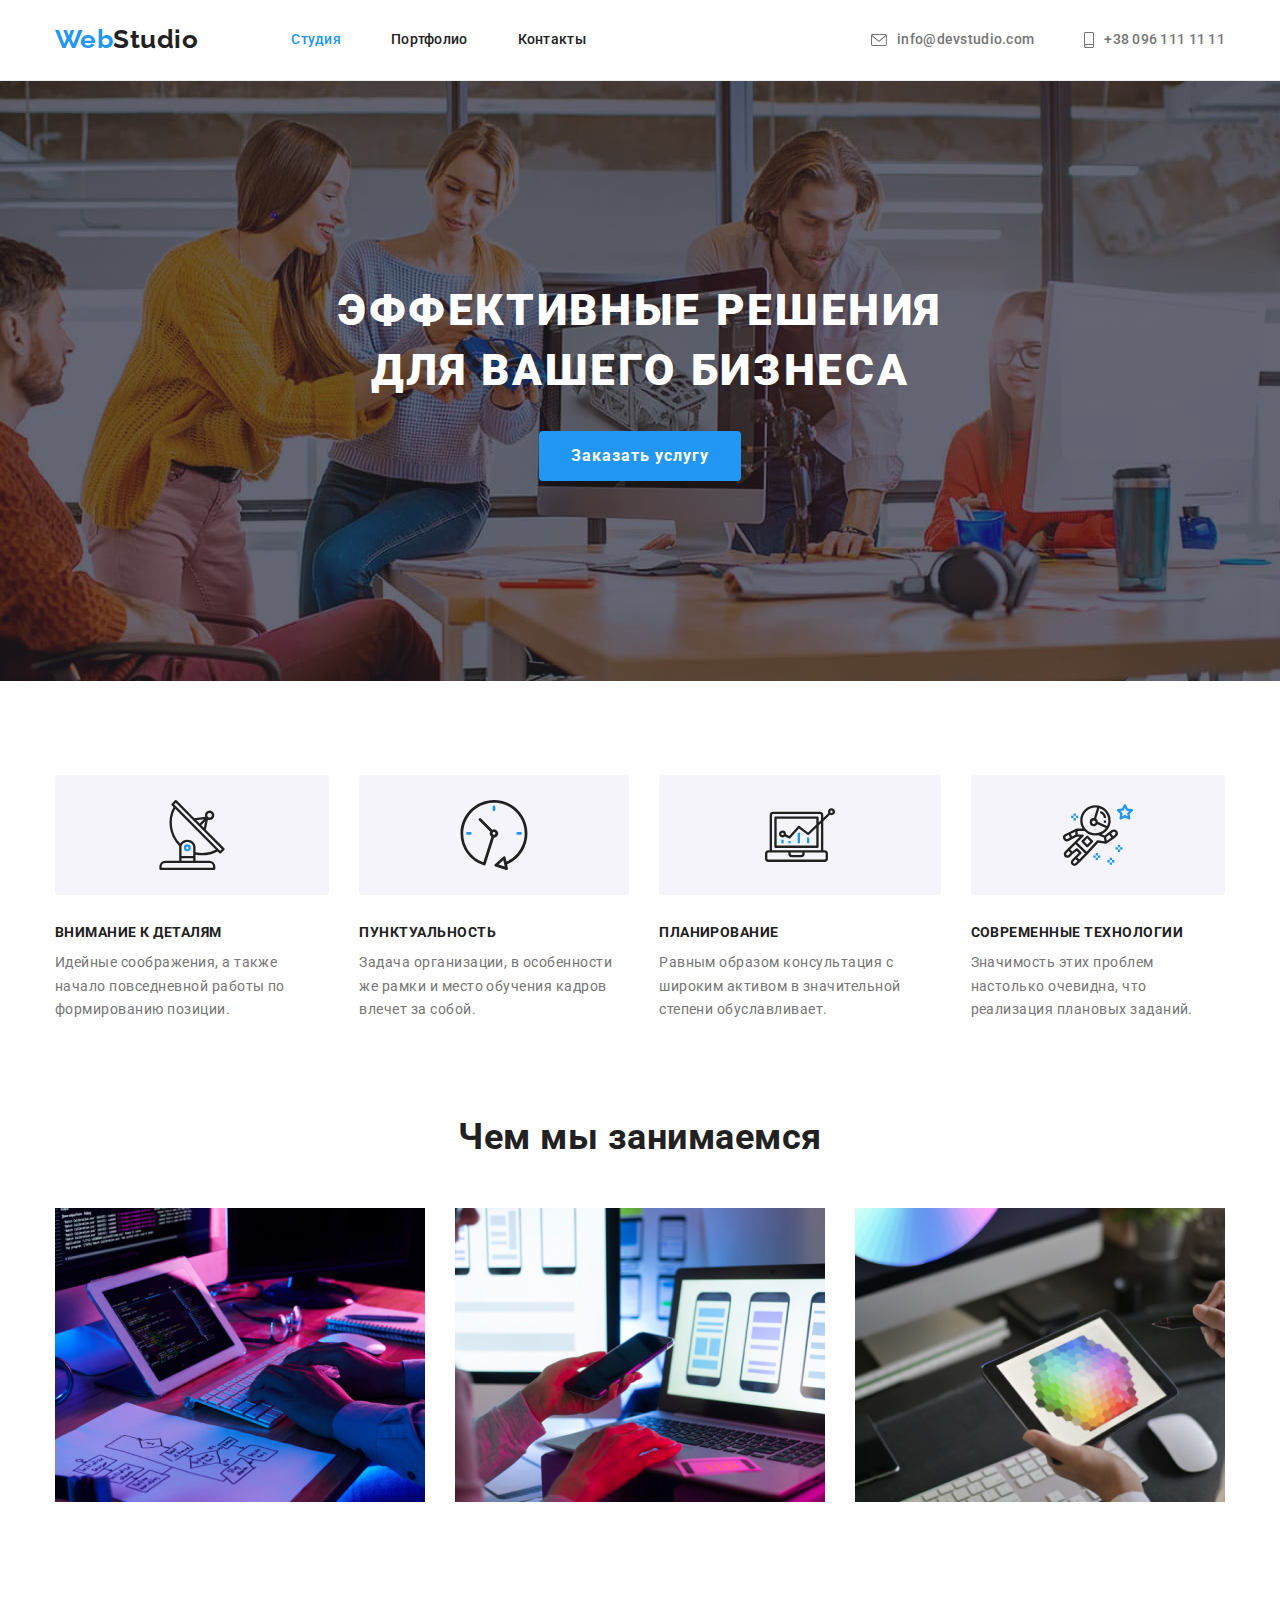
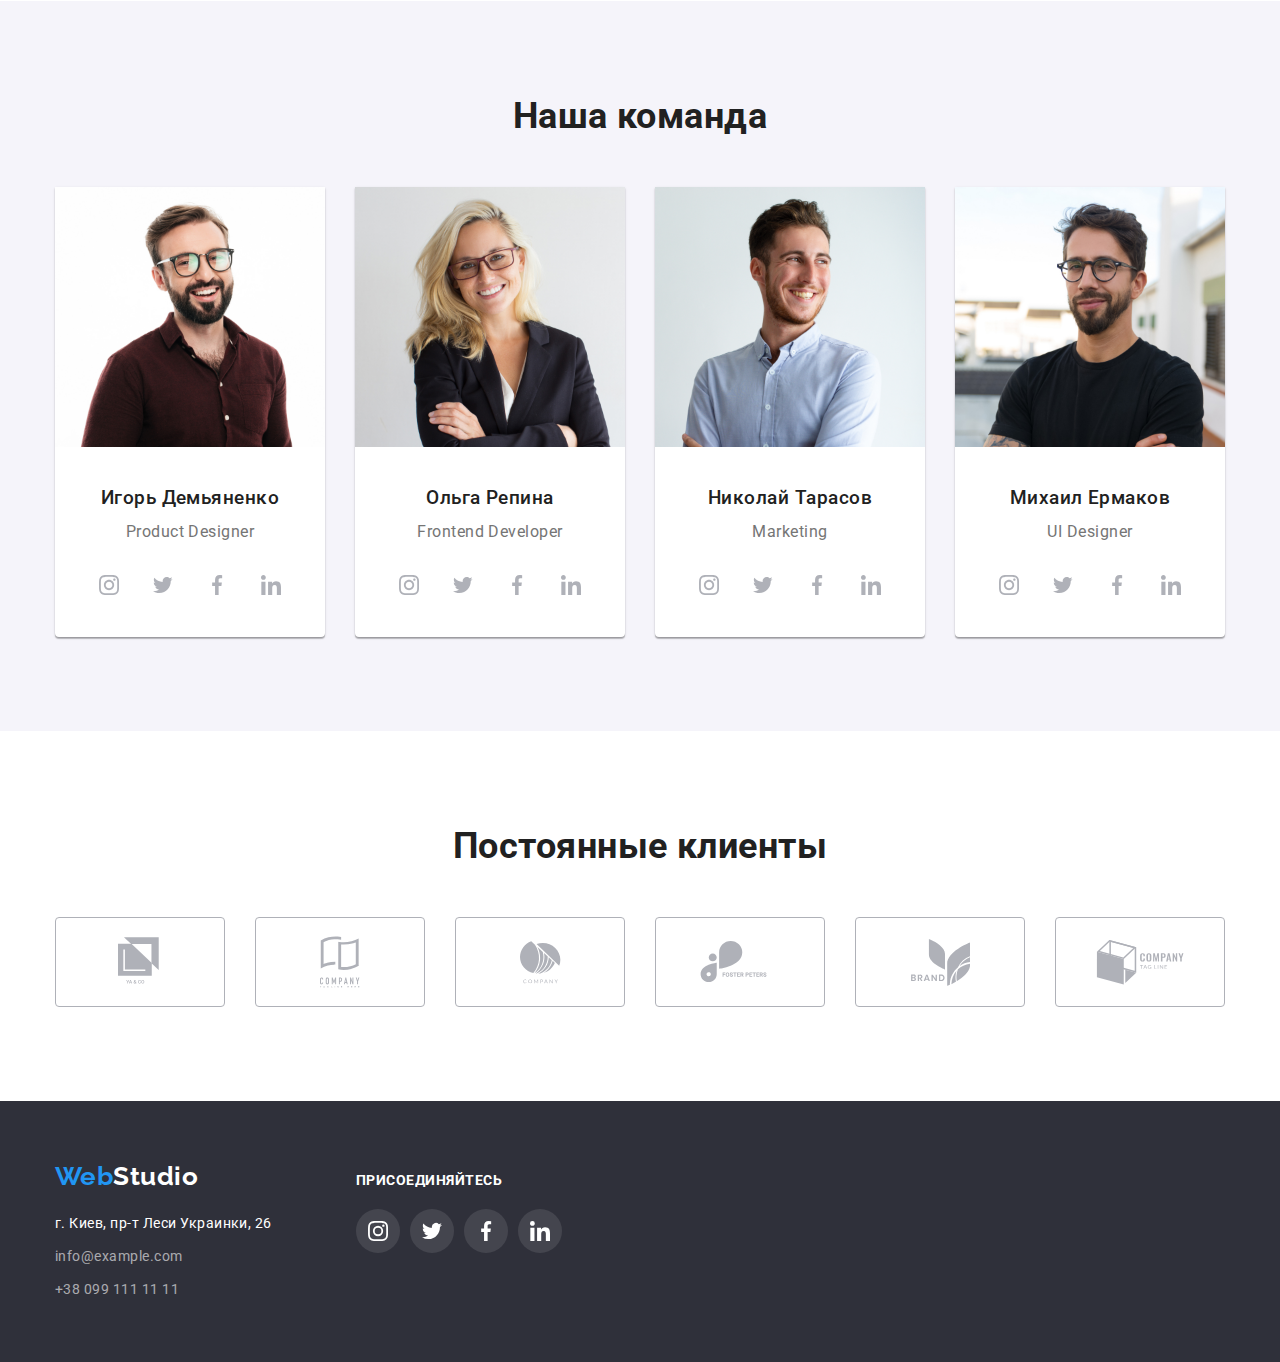
<file: index.html>
<!DOCTYPE html>
<html lang="ru">

<head>
  <meta charset="UTF-8">
  <meta name="viewport" content="width=device-width, initial-scale=1.0">
  <link rel="preconnect" href="https://fonts.gstatic.com">
  <link href="https://fonts.googleapis.com/css2?family=Raleway:wght@700&family=Roboto:wght@400;500;700;900&display=swap" rel="stylesheet">
  <link rel="stylesheet" href="./css/normalize.css">
  <link rel="stylesheet" href="./css/style.css">
  <title>Web Studio</title>
</head>

<body>
  <!-- Шапка сайта -->
  <header class="top-line">
    <div class="top-header container">
      <nav class="main-nav ">
        <a href="./index.html" class="logo">
          <span class="accent">Web</span>Studio
        </a>
        <ul class="nav list">
          <li class="item"><a href="" class="link current">Студия</a></li>
          <li class="item"><a href="./portfolio.html" class="link">Портфолио</a></li>
          <li class="item"><a href="" class="link">Контакты</a></li>
        </ul>
      </nav>
      <ul class="nav-contacts list">
        <li class="item">
          <a href="mailto:info@devstudio.com" class="link">
            <svg class="icon" width="16" height="12">
              <use href="./images/symbol-defs.svg#icon-envelope"></use>
            </svg>
            info@devstudio.com
          </a>
        </li>
        <li class="item">
          <a href="tel:+380961111111" class="link">
            <svg class="icon" width="10" height="16">
              <use href="./images/symbol-defs.svg#icon-smartphone"></use>
            </svg>
            +38 096 111 11 11
          </a>
        </li>
      </ul>
    </div>
  </header>
  <!-- block Hero -->
  <section class="hero">
    <h1 class="hero-title">Эффективные решения для вашего бизнеса</h1>
    <button class="hero-link" type="button">Заказать услугу</button>
  </section>
  <main>
    <!-- Особенности Features -->
    <section class="section">
      <div class="container">
        <!-- Здесь должен быть H2 -->
        <ul class="features list">
          <li class="item icon-antenna">
            <h3 class="features-title">Внимание к деталям</h3>
            <p class="feature-item">Идейные соображения, а также начало повседневной работы по формированию позиции.</p>
          </li>
          <li class="item icon-clock">
            <h3 class="features-title">Пунктуальность</h3>
            <p class="feature-item">Задача организации, в особенности же рамки и место обучения кадров влечет за собой.</p>
          </li>
          <li class="item icon-diagram">
            <h3 class="features-title">Планирование</h3>
            <p class="feature-item">Равным образом консультация с широким активом в значительной степени обуславливает.</p>
          </li>
          <li class="item icon-astronaut">
            <h3 class="features-title">Современные технологии</h3>
            <p class="feature-item">Значимость этих проблем настолько очевидна, что реализация плановых заданий.</p>
          </li>
        </ul>
      </div>
    </section>
    <!-- block about us -->
    <section class="about-us section">
      <div class="container">
        <h2 class="about-us title">Чем мы занимаемся</h2>
        <ul class="about-us list">
          <li>
            <a href="" class="card">
              <img src="./images/img1.png" alt="Рабочий стол разработчика" width="370">
            </a>
          </li>
          <li>
            <a href="" class="card">
              <img src="./images/img2.png" alt="Ноутбук и телефон" width="370">
            </a>
          </li>
          <li>
            <a href="" class="card">
              <img src="./images/img3.png" alt="Графический планшет" width="370">
            </a>
          </li>
        </ul>
      </div>
    </section>

    <!-- block team -->
    <section class="section team">
      <div class="container">
        <h2 class="team-title">Наша команда</h2>
        <ul class="team list">
          <li class="item">
            <img src="./images/img-1.jpg" alt="Фото Игоря Демьяненко" width="270">
            <div class="align">
              <h3 class="team-member">Игорь Демьяненко</h3>
              <p class="team-position">Product Designer</p>
              <ul class="soc-link list">
                <li class="soc-item">
                  <a class="icon link" href="">
                    <svg width="20" height="20">
                      <use href="./images/symbol-defs.svg#icon-instagram"></use>
                    </svg>
                  </a>
                </li>
                <li class="soc-item">
                  <a class="icon link" href="">
                    <svg width="20" height="20">
                      <use href="./images/symbol-defs.svg#icon-twitter"></use>
                    </svg>
                  </a>
                </li>
                <li class="soc-item">
                  <a class="icon link" href="">
                    <svg width="20" height="20">
                      <use href="./images/symbol-defs.svg#icon-facebook"></use>
                    </svg>
                  </a>
                </li>
                <li class="soc-item">
                  <a class="icon link" href="">
                    <svg width="20" height="20">
                      <use href="./images/symbol-defs.svg#icon-linkedin"></use>
                    </svg>
                  </a>
                </li>
              </ul>
            </div>
          </li>
          <li class="item">
            <img src="./images/img-2.jpg" alt="Фото Ольги Репиной" width="270">
            <div class="align">
              <h3 class="team-member">Ольга Репина</h3>
              <p class="team-position">Frontend Developer</p>
              <ul class="soc-link list">
                <li class="soc-item">
                  <a class="icon link" href="">
                    <svg width="20" height="20">
                      <use href="./images/symbol-defs.svg#icon-instagram"></use>
                    </svg>
                  </a>
                </li>
                <li class="soc-item">
                  <a class="icon link" href="">
                    <svg width="20" height="20">
                      <use href="./images/symbol-defs.svg#icon-twitter"></use>
                    </svg>
                  </a>
                </li>
                <li class="soc-item">
                  <a class="icon link" href="">
                    <svg width="20" height="20">
                      <use href="./images/symbol-defs.svg#icon-facebook"></use>
                    </svg>
                  </a>
                </li>
                <li class="soc-item">
                  <a class="icon link" href="">
                    <svg width="20" height="20">
                      <use href="./images/symbol-defs.svg#icon-linkedin"></use>
                    </svg>
                  </a>
                </li>
              </ul>
            </div>
          </li>
          <li class="item">
            <img src="./images/img-3.jpg" alt="Фото Николая Тарасова" width="270">
            <div class="align">
              <h3 class="team-member">Николай Тарасов</h3>
              <p class="team-position">Marketing</p>
              <ul class="soc-link list">
                <li class="soc-item">
                  <a class="icon link" href="">
                    <svg width="20" height="20">
                      <use href="./images/symbol-defs.svg#icon-instagram"></use>
                    </svg>
                  </a>
                </li>
                <li class="soc-item">
                  <a class="icon link" href="">
                    <svg width="20" height="20">
                      <use href="./images/symbol-defs.svg#icon-twitter"></use>
                    </svg>
                  </a>
                </li>
                <li class="soc-item">
                  <a class="icon link" href="">
                    <svg width="20" height="20">
                      <use href="./images/symbol-defs.svg#icon-facebook"></use>
                    </svg>
                  </a>
                </li>
                <li class="soc-item">
                  <a class="icon link" href="">
                    <svg width="20" height="20">
                      <use href="./images/symbol-defs.svg#icon-linkedin"></use>
                    </svg>
                  </a>
                </li>
              </ul>
            </div>
          </li>
          <li class="item">
            <img src="./images/img-4.jpg" alt="Фото Михаила Ермакова" width="270">
            <div class="align">
              <h3 class="team-member">Михаил Ермаков</h3>
              <p class="team-position">UI Designer</p>
              <ul class="soc-link list">
                <li class="soc-item">
                  <a class="icon link" href="">
                    <svg width="20" height="20">
                      <use href="./images/symbol-defs.svg#icon-instagram"></use>
                    </svg>
                  </a>
                </li>
                <li class="soc-item">
                  <a class="icon link" href="">
                    <svg width="20" height="20">
                      <use href="./images/symbol-defs.svg#icon-twitter"></use>
                    </svg>
                  </a>
                </li>
                <li class="soc-item">
                  <a class="icon link" href="">
                    <svg width="20" height="20">
                      <use href="./images/symbol-defs.svg#icon-facebook"></use>
                    </svg>
                  </a>
                </li>
                <li class="soc-item">
                  <a class="icon link" href="">
                    <svg width="20" height="20">
                      <use href="./images/symbol-defs.svg#icon-linkedin"></use>
                    </svg>
                  </a>
                </li>
              </ul>
            </div>
          </li>
        </ul>
      </div>
    </section>

    <!-- Our clients -->
    <section class="section clients">
      <h2 class="clients-title">Постоянные клиенты</h2>
      <ul class="clients list">
        <li class="item">
          <a class="client link" href="">
            <svg class="client-icon" width="45" height="50">
              <use href="./images/symbol-defs.svg#icon-logo-1" width="45" height="50"></use>
            </svg>
          </a>
        </li>
        <li class="item">
          <a class="client link" href="">
            <svg class="client-icon" width="40" height="52">
              <use href="./images/symbol-defs.svg#icon-logo-2"></use>
            </svg>
          </a>
        </li>
        <li class="item">
          <a class="client link" href="">
            <svg class="client-icon" width="41" height="43">
              <use href="./images/symbol-defs.svg#icon-logo-3"></use>
            </svg>
          </a>
        </li>
        <li class="item">
          <a class="client link" href="">
            <svg class="client-icon" width="80" height="42">
              <use href="./images/symbol-defs.svg#icon-logo-4"></use>
            </svg>
          </a>
        </li>
        <li class="item">
          <a class="client link" href="">
            <svg class="client-icon" width="59" height="47">
              <use href="./images/symbol-defs.svg#icon-logo-5"></use>
            </svg>
          </a>
        </li>
        <li class="item">
          <a class="client link" href="">
            <svg class="client-icon" width="89" height="45">
              <use href="./images/symbol-defs.svg#icon-logo-6"></use>
            </svg>
          </a>
        </li>
      </ul>

    </section>
  </main>
  <footer class="footer">
    <div class="container align">
      <div class="contacts">
        <a href="./index.html" class="logo">
          <span class="accent">Web</span>Studio
        </a>
        <address>
          <ul class="address list">
            <li class="list-item"><a href="" class="link">г. Киев, пр-т Леси Украинки, 26</a></li>
            <li class="list-item"><a href="mailto:info@example.com" class="link contacts">info@example.com</a></li>
            <li class="list-item"><a href="tel:+380991111111" class="link contacts">+38 099 111 11 11</a></li>
          </ul>
        </address>
      </div>
      <div class="sign">
        <b class="sign-in">Присоединяйтесь</b>
        <ul class="nets list">
          <li class="social-nets instagram">
            <a class="link" href="instagram"></a>
          </li>
          <li class="social-nets twitter">
            <a class="link" href=""></a>
          </li>
          <li class="social-nets facebook">
            <a class="link" href=""></a>
          </li>
          <li class="social-nets linkedin">
            <a class="link" href=""></a>
          </li>
        </ul>
     </div>
    </div>
  </footer>

</body>

</html>
</file>
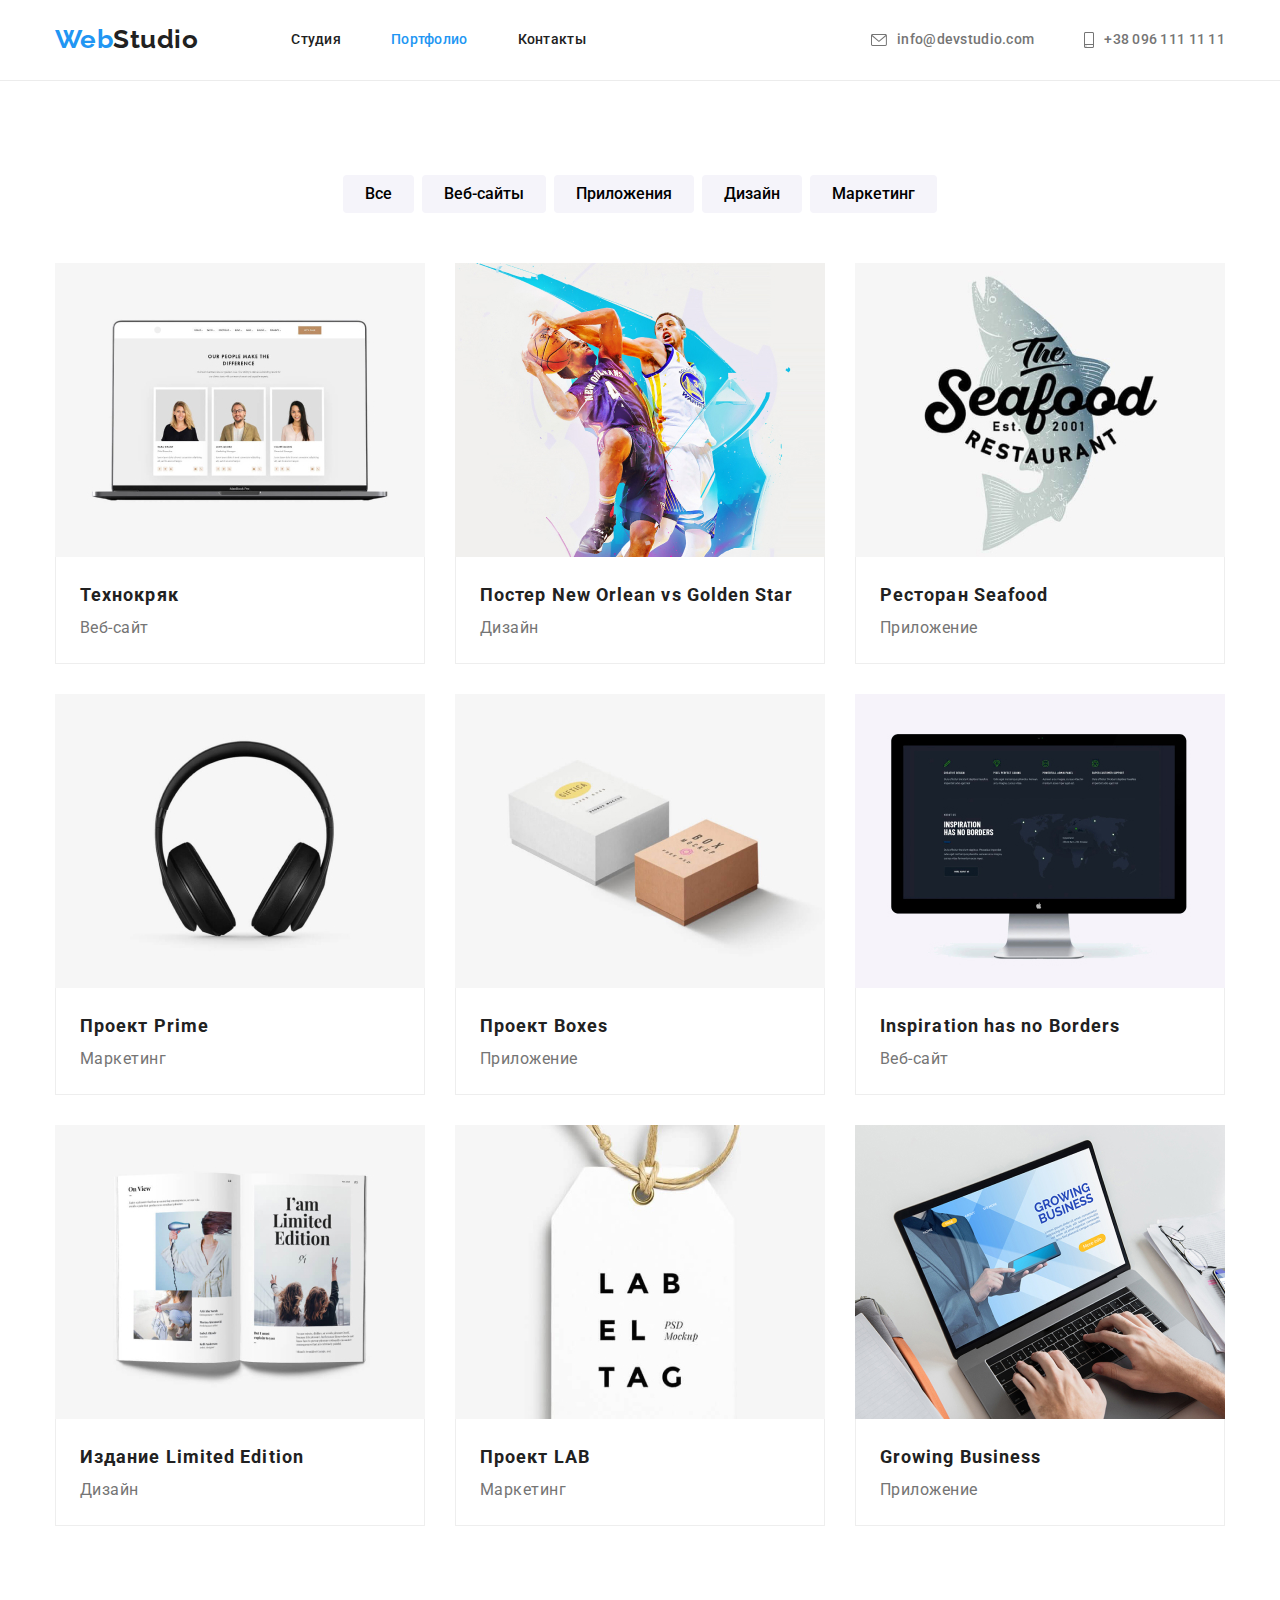
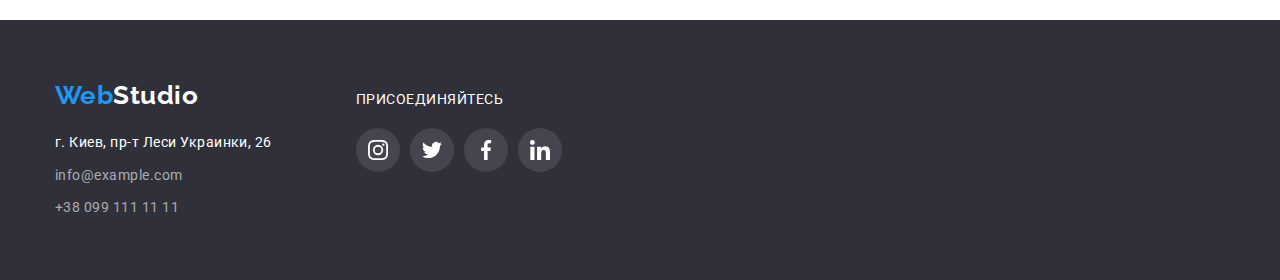
<file: portfolio.html>
<!DOCTYPE html>
<html lang="en">
<head>
  <meta charset="UTF-8">
  <meta name="viewport" content="width=device-width, initial-scale=1.0">
  <link href="https://fonts.googleapis.com/css2?family=Raleway:wght@700&family=Roboto:wght@400;500;700;900&display=swap" rel="stylesheet">
  <link rel="stylesheet" href="./css/normalize.css">
  <link rel="stylesheet" href="./css/style.css">
  <title>Web Studio</title>
</head>

<body>
  <!-- Шапка сайта -->
  <header class="top-line">
    <div class="top-header container">
      <nav class="main-nav ">
        <a href="./index.html" class="logo">
          <span class="accent">Web</span>Studio
        </a>
        <ul class="nav list">
          <li class="item"><a href="./index.html" class="link">Студия</a></li>
          <li class="item"><a href="./portfolio.html" class="link current">Портфолио</a></li>
          <li class="item"><a href="" class="link">Контакты</a></li>
        </ul>
      </nav>
      <ul class="nav-contacts list">
        <li class="item">
          <a href="mailto:info@devstudio.com" class="link">
            <svg class="icon" width="16" height="12">
              <use href="./images/symbol-defs.svg#icon-envelope"></use>
            </svg>
            info@devstudio.com
          </a>
        </li>
        <li class="item">
          <a href="tel:+380961111111" class="link">
            <svg class="icon" width="10" height="16">
              <use href="./images/symbol-defs.svg#icon-smartphone"></use>
            </svg>
            +38 096 111 11 11
          </a>
        </li>
      </ul>
    </div>
  </header>
  <!-- Block main -->
  <main>

    <!-- portfolio-products -->
    <section class="section">
      <div class="container">
        <!-- Этот заголовок должен быть скрытым -->
        <h2 class="visually-hidden">Наши продукты</h2>
        <ul class="nav-products list">
          <li class="item"><button type="button">Все</button></li>
          <li class="item"><button type="button">Веб-сайты</button></li>
          <li class="item"><button type="button">Приложения</button></li>
          <li class="item"><button type="button">Дизайн</button></li>
          <li class="item"><button type="button">Маркетинг</button></li>
        </ul>
        <ul class="products list">
          <li class="item">
            <a href="" class="link">
              <img class="link-image" src="./images/prod-1.jpg" alt="Веб-сайт" width="370">
              <div class="align">
                <h3 class="product-title">Технокряк</h3>
                <p class="product-item">Веб-сайт</p>
              </div>
            </a>
          </li>
          <li class="item">
            <a href="" class="link">
              <img class="link-image" src="./images/prod-2.jpg" alt="Дизайн постера" width="370">
              <div class="align">
                <h3 class="product-title">Постер New Orlean vs Golden Star</h3>
                <p class="product-item">Дизайн</p>
              </div>
            </a>
          </li>
          <li class="item">
            <a href="" class="link">
              <img class="link-image" src="./images/prod-3.jpg" alt="Лого ресторана" width="370">
              <div class="align">
                <h3 class="product-title">Ресторан Seafood</h3>
                <p class="product-item">Приложение</p>
              </div>
            </a>
          </li>
          <li class="item">
            <a href="" class="link">
              <img class="link-image" src="./images/prod-4.jpg" alt="Наушники" width="370">
              <div class="align">
                <h3 class="product-title">Проект Prime</h3>
                <p class="product-item">Маркетинг</p>
              </div>
            </a>
          </li>
          <li class="item">
            <a href="" class="link">
              <img class="link-image" src="./images/prod-5.jpg" alt="Картонные коробки" width="370">
              <div class="align">
                <h3 class="product-title">Проект Boxes</h3>
                <p class="product-item">Приложение</p>
              </div>
            </a>
          </li>
          <li class="item">
            <a href="" class="link">
              <img class="link-image" src="./images/prod-6.jpg" alt="Веб-сайт на мониторе" width="370">
              <div class="align">
                <h3 class="product-title">Inspiration has no Borders</h3>
                <p class="product-item">Веб-сайт</p>
              </div>
            </a>
          </li>
          <li class="item">
            <a href="" class="link">
              <img class="link-image" src="./images/prod-7.jpg" alt="Журнал" width="370">
              <div class="align">
                <h3 class="product-title">Издание Limited Edition</h3>
                <p class="product-item">Дизайн</p>
              </div>
            </a>
          </li>
          <li class="item">
            <a href="" class="link">
              <img class="link-image" src="./images/prod-8.jpg" alt="Бирка Lable" width="370">
              <div class="align">
                <h3 class="product-title">Проект LAB</h3>
                <p class="product-item">Маркетинг</p>
              </div>
            </a>
          </li>
          <li class="item">
            <a href="" class="link">
              <img class="link-image" src="./images/prod-9.jpg" alt="Приложение на ноуте" width="370">
              <div class="align">
                <h3 class="product-title">Growing Business</h3>
                <p class="product-item">Приложение</p>
              </div>
            </a>
          </li>
        </ul>
      </div>
    </section>

  </main>

  <footer class="footer">
    <div class="container align">
      <div class="contacts">
        <a href="./index.html" class="logo">
          <span class="accent">Web</span>Studio
        </a>
        <address>
          <ul class="address list">
            <li class="list-item"><a href="" class="link">г. Киев, пр-т Леси Украинки, 26</a></li>
            <li class="list-item"><a href="mailto:info@example.com" class="link contacts">info@example.com</a></li>
            <li class="list-item"><a href="tel:+380991111111" class="link contacts">+38 099 111 11 11</a></li>
          </ul>
        </address>
      </div>
      <div class="sign">
        <em class="sign-in">Присоединяйтесь</em>
        <ul class="nets list">
          <li class="social-nets instagram">
            <a class="link" href="instagram"></a>
          </li>
          <li class="social-nets twitter">
            <a class="link" href=""></a>
          </li>
          <li class="social-nets facebook">
            <a class="link" href=""></a>
          </li>
          <li class="social-nets linkedin">
            <a class="link" href=""></a>
          </li>
        </ul>
      </div>
    </div>
  </footer>
</body>

</html>
</file>
<file: css/style.css>
html {
  box-sizing: border-box;
}

*,
*::before,
*::after {
  box-sizing: inherit;
}


:root {
  --primary-text-color: #757575;
  --title-text-color: #212121;
  --accent-color: #2196F3;
  --primary-white-color: #FFFFFF;
  --primary-background: #F5F4FA;
  --accent-background: #2F303A;
  --icon-color: #AFB1B8;
}

body {
  margin: 0;
  background-color: var(--primary-white-color);
  color: var(--primary-text-color);
  font-family: Roboto, sans-serif;
  letter-spacing: 0.03em;
}

a {
  text-decoration: none;
}

/* Утилиты */

.list {
  list-style: none;
  padding: 0;
  margin: 0;
}

.container {
  width: 1200px;
  padding-left: 15px;
  padding-right: 15px;
  margin-left: auto;
  margin-right: auto;

}

/* Nav style */

.top-line {
  border-bottom: 1px solid #ECECEC;
}

.top-header {
  display: flex;
  align-items: center;
}

.logo {
  margin-right: 93px;
  font-family: Raleway;
  font-weight:700;
  font-size: 26px;
  line-height: 1.19;
  color: var(--title-text-color);

}

.accent {
  color: var(--accent-color);
}

.main-nav {
  display: flex;
  align-items: center;
  padding-top: 24px;
  padding-bottom: 25px;
}

.nav.list {
  display: flex;
}

.nav.list .item:not(:last-child) {
  margin-right: 50px;
}

.nav-contacts {
  display: flex;
  margin-left: auto;
}

.nav-contacts.list .item:not(:last-child) {
  margin-right: 50px;
}

.nav .link {
  font-weight: 500;
  font-size: 14px;
  line-height: 1.14;
  letter-spacing: 0.02em;
  color: var(--title-text-color);
}

.nav .link:hover,
.nav .link:focus {
  color: var(--accent-color);
}

.nav .link.current {
  color: var(--accent-color);
}

.nav-contacts .link {
  display: flex;
  align-items: center;
  font-weight: 500;
  font-size: 14px;
  line-height: 1.14;
  letter-spacing: 0.02em;
  color: var(--primary-text-color);
}

.nav-contacts .link:hover,
.nav-contacts .link:focus {
  color: var(--accent-color);
  --color3: var(--accent-color)
}

.nav-contacts .icon {
  margin-right: 10px;
  fill: currentColor;
}

/* main html style */

h2, h3 {
  color: var(--title-text-color);
}

/* hero */

.hero {
  color: var(--primary-white-color);
  text-align: center;
  padding-top: 200px;
  padding-bottom: 280px;

  max-width: 1600px;
  height: 600px;
  margin-left: auto;
  margin-right: auto;

  background-image: linear-gradient(
    to bottom,
    rgba(47, 48, 58, 0.4),
    rgba(47, 48, 58, 0.4)
    ), url('../images/hero.jpg');
  background-color: #C4C4C4;

  background-repeat: no-repeat;
  background-size: cover;
  background-position: center;
}

.hero-title {
  margin: 0 auto 30px;
  width: 696px;
  font-weight: 900;
  font-size: 44px;
  line-height: 1.36;
  letter-spacing: 0.06em;
  text-transform: uppercase;
}

.hero-link {
  border-radius: 4px;
  padding: 10px 32px;
  display: inline-block;
  min-width: 200px;
  font-weight: bold;
  font-size: 16px;
  line-height: 1.88;
  text-align: center;
  letter-spacing: 0.06em;

  color: var(--primary-white-color);
  background-color: var(--accent-color);
}

/* Features */

.section {
  padding-top: 94px;
  padding-bottom: 94px;
}

.features.list {
  display: flex;
}

.features.list .item:not(:last-child) {
  margin-right: 30px;
}

.features.list .item::before {
  display: block;
  content: '';
  height: 120px;
  background-size: 70px 70px;
  background-repeat: no-repeat;
  background-position: center;
  margin-bottom: 30px;
  background-color: var(--primary-background);
  border-radius: 4px;
}

.item.icon-antenna::before {
  background-image: url('../images/antenna1.svg');
}

.item.icon-clock::before {
background-image: url('../images/clock1.svg');
}

.item.icon-diagram::before {
  background-image: url('../images/diagram1.svg');
}

.item.icon-astronaut::before {
  background-image: url('../images/astronaut1.svg');
}

.features-title {
  margin-top: 0;
  margin-bottom: 10px;
  font-size: 14px;
  line-height: 1.14;
  text-transform: uppercase;
  color: var(--title-text-color);
}

.feature-item {
  margin-top: 0;
  margin-bottom: 0;
  font-size: 14px;
  line-height: 1.7;
}

/* block about us */

.about-us.section {
  padding-top: 0;
}

.about-us.list {
  display: flex;
  justify-content: space-between;
}


.about-us.title,
.team-title,
.clients-title {
  margin-top: 0;
  margin-bottom: 50px;

  font-size: 36px;
  line-height: 1.17;
  text-align: center;
}


/* block team */

.team {
  display: flex;
  justify-content: space-between;
  background-color: var(--primary-background);
}

.team .align {
  box-sizing: border-box;
  margin-top: 30px;
  margin-bottom: 30px;
  text-align: center;
  font-size: 16px;
  line-height: 1.9;
}

.team-member {
  margin-top: 0;
  margin-bottom: 0;

  font-weight: 500;
}

.team-position {
  margin-top: 0;
  margin-bottom: 16px;
}

.team .item {
  background-color: var(--primary-white-color);
  border-radius: 0px 0px 4px 4px;
  box-shadow: 0px 1px 3px rgba(0, 0, 0, 0.12),
   0px 1px 1px rgba(0, 0, 0, 0.14),
   0px 2px 1px rgba(0, 0, 0, 0.2);
}

.soc-link {
  display: flex;
  justify-content: center;
}

.soc-link .soc-item:not(:last-child) {
  margin-right: 10px;
}

.icon.link {
  width: 44px;
  height: 44px;
  display: flex;
  justify-content: center;
  align-items: center;
  border: 1px solid transparent;
  border-radius: 50%;
  fill: var(--icon-color);
}

.icon.link:hover {
  --color4: var(--primary-white-color);
  background-color: var(--accent-color);
}

/* block our clients */

.clients .list {
  display: flex;
  justify-content: center;
  align-items: center;
}

.clients.list .item:not(:last-child) {
  margin-right: 30px;
}

.client.link {
  display: flex;
  justify-content: center;
  align-items: center;
  width: 170px;
  height: 90px;
  color: var(--icon-color);
  border: 1px solid #AFB1B8;
  border-radius: 4px;
}

.client.link:hover {
  border: 1px solid var(--accent-color);
  color: var(--accent-color);
}

.client-icon {
  fill: currentColor;
}

/* footer style */

.footer {
  padding-top: 60px;
  padding-bottom: 60px;
  color: var(--primary-white-color);
  background-color: var(--accent-background);
}

.container.align {
  display: flex;
  align-items: baseline;
}

.align .contacts {
  width: 231px;
  margin-right: 70px;
}

.footer .logo {
  color: var(--primary-white-color);
  display: inline-block;
  margin-bottom: 20px;
}

.address .link {
  font-size: 14px;
  line-height: 1.7;
  color: var(--primary-white-color);
  font-style: normal;
}

.address.list .list-item:not(:last-child) {
  margin-bottom: 9px;
}

.link.contacts {
  color: rgba(255, 255, 255, 0.6);
}

.sign-in {
  display: block;
  font-style: normal;
  text-transform: uppercase;
  font-size: 14px;
  line-height: 1.14;
  margin-bottom: 20px;
  padding: 0;
  margin-top: 0;
}

.nets.list {
  display: flex;
}

.nets.list .social-nets:not(:last-child) {
  margin-right: 10px;
}


.social-nets::after {
  display: inline-flex;
  content: "";
  width: 44px;
  height: 44px;
  background-color: rgba(255, 255, 255, 0.1);
  background-size: 20px 20px;
  background-repeat: no-repeat;
  background-position: center;
  border-radius: 50%;
}

.social-nets.instagram::after {
  background-image: url('../images/instagram-2.svg');
}

.social-nets.twitter::after {
  background-image: url('../images/twitter-2.svg');
}

.social-nets.facebook::after {
  background-image: url('../images/facebook-2.svg');
}

.social-nets.linkedin::after {
  background-image: url('../images/linkedin-2.svg');
}

.social-nets:hover::after {
  cursor: pointer;
  background-color: var(--accent-color);
}


  /* portfolio style */

.visually-hidden {
  position: absolute;
  width: 1px;
  height: 1px;
  margin: -1px;
  border: 0;
  padding: 0;
  white-space: nowrap;
  clip-path: inset(100%);
  clip: rect(0 0 0 0);
  overflow: hidden;
}

button {
  display: inline-block;
  border: transparent;
  border-radius: 4px;
  padding: 6px 22px;

  font-family: inherit;
  font-weight: 500;
  font-size: 16px;
  line-height: 1.6;
  text-align: center;
  background-color: var(--primary-background);
}

button:hover,
button:focus{
  border: transparent;
  background-color: var(--accent-color);
  color: var(--primary-white-color);
}

.nav-products.list {
  display: flex;
  justify-content: center;
  margin-bottom: 50px;
}

.nav-products.list .item:not(:last-child) {
  margin-right: 8px;
}

.products.list {
  display: flex;
  flex-wrap: wrap;
  margin: -15px;
}

.products .item {
  margin: 15px;
}

.products .product-title {
  margin-top: 0;
  margin-bottom: 0;
  font-size: 18px;
  line-height: 2;
  letter-spacing: 0.06em;
  color: var(--title-text-color);
}

.products .product-item {
  margin-top: 0;
  margin-bottom: 0;

  font-size: 16px;
  line-height: 1.88;
  color: var(--primary-text-color);
}

/* .products .item:not(:nth-last-child(-n + 3)) {
  margin-bottom: 30px;
} */

.products .align {
  box-sizing: border-box;
  padding: 20px 24px;
  border-bottom: 1px solid #EEEEEE;
  border-right: 1px solid #EEEEEE;
  border-left: 1px solid #EEEEEE;
}

.link-image {
  display: block;
}

.products.list .item:hover {
  box-shadow: 0px 1px 1px rgba(0, 0, 0, 0.12), 0px 4px 4px rgba(0, 0, 0, 0.06), 1px 4px 6px rgba(0, 0, 0, 0.16);
}
</file>
